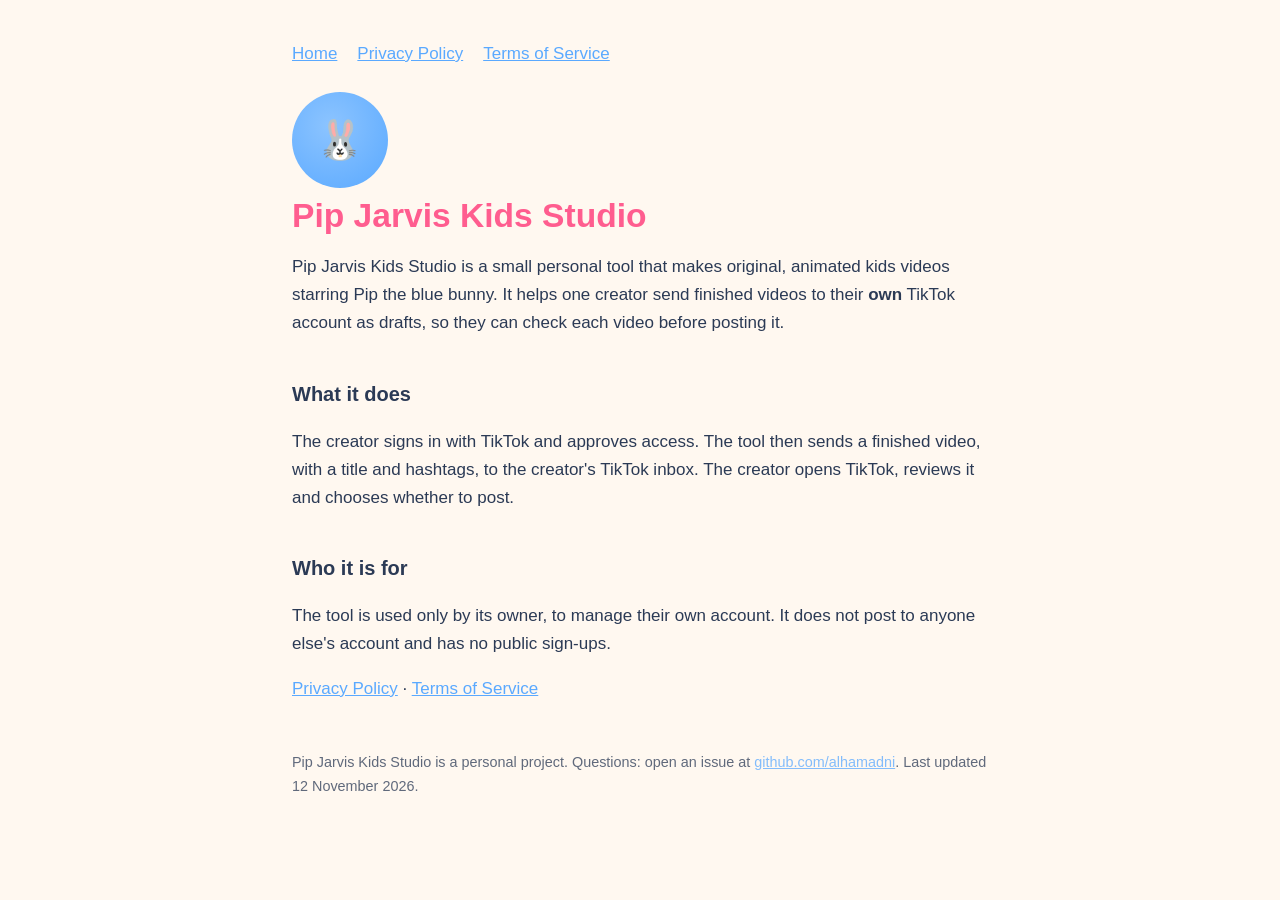
<file: index.html>
<!doctype html><html lang="en"><head><meta charset="utf-8"><meta name="viewport" content="width=device-width,initial-scale=1"><title>Pip Jarvis Kids Studio</title><link rel="stylesheet" href="style.css"></head><body><main><nav><a href="index.html">Home</a><a href="privacy.html">Privacy Policy</a><a href="terms.html">Terms of Service</a></nav><div class="pip" aria-hidden="true">🐰</div>
<h1>Pip Jarvis Kids Studio</h1>
<p>Pip Jarvis Kids Studio is a small personal tool that makes original, animated kids videos starring Pip the blue bunny. It helps one creator send finished videos to their <strong>own</strong> TikTok account as drafts, so they can check each video before posting it.</p>
<h2>What it does</h2>
<p>The creator signs in with TikTok and approves access. The tool then sends a finished video, with a title and hashtags, to the creator's TikTok inbox. The creator opens TikTok, reviews it and chooses whether to post.</p>
<h2>Who it is for</h2>
<p>The tool is used only by its owner, to manage their own account. It does not post to anyone else's account and has no public sign-ups.</p>
<p><a href="privacy.html">Privacy Policy</a> · <a href="terms.html">Terms of Service</a></p>
<footer>Pip Jarvis Kids Studio is a personal project. Questions: open an issue at <a href="https://github.com/alhamadni">github.com/alhamadni</a>. Last updated 12 November 2026.</footer></main></body></html>
</file>
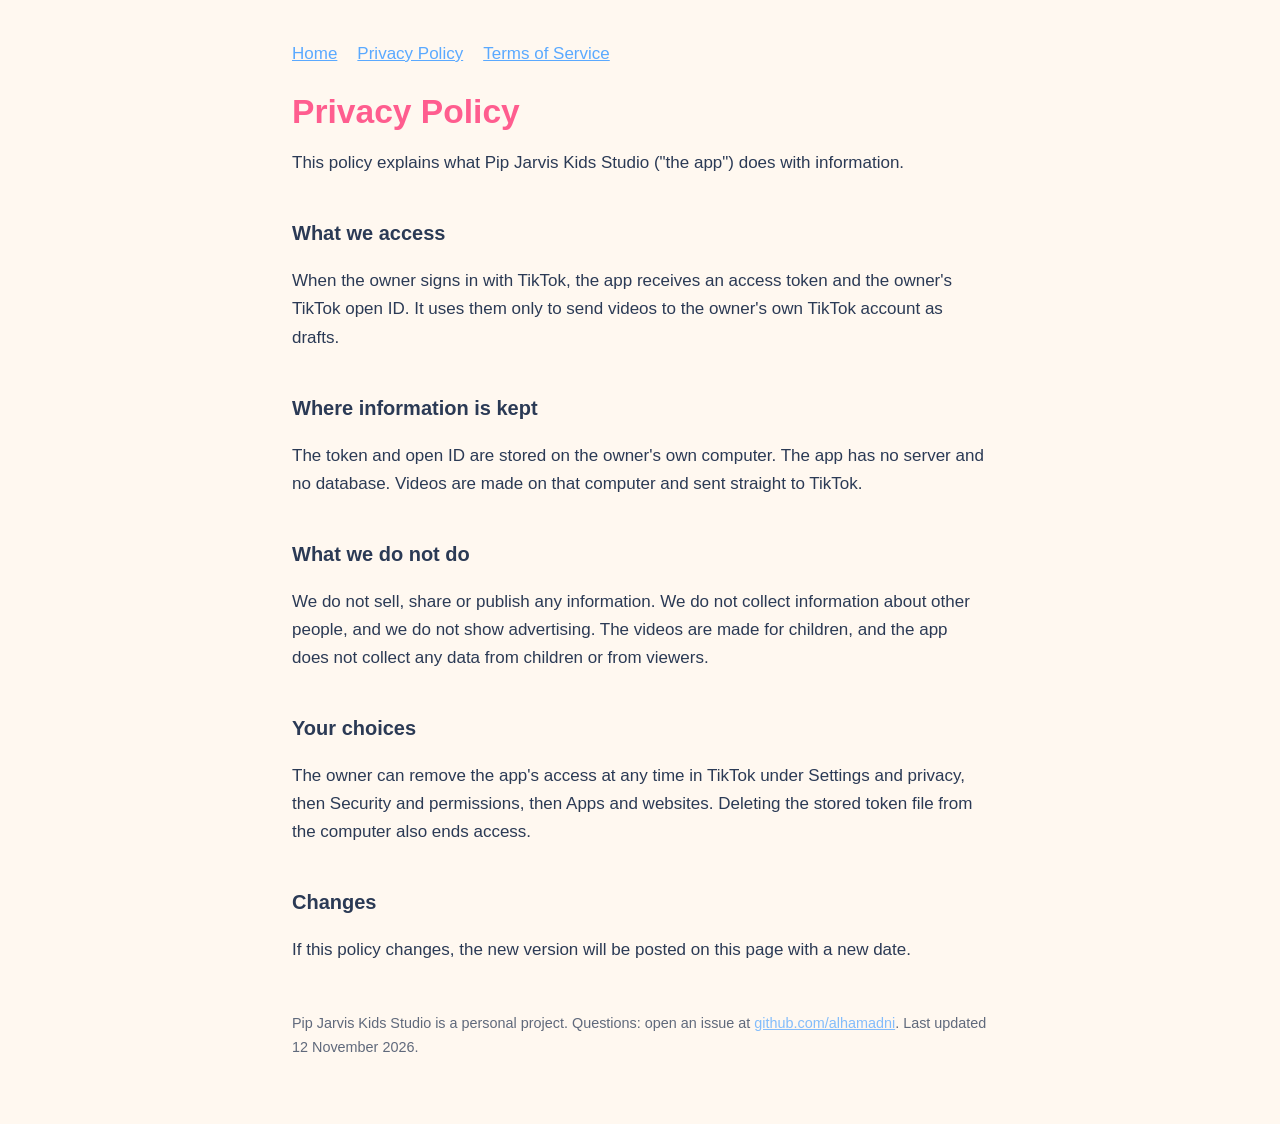
<file: privacy.html>
<!doctype html><html lang="en"><head><meta charset="utf-8"><meta name="viewport" content="width=device-width,initial-scale=1"><title>Privacy Policy - Pip Jarvis Kids Studio</title><link rel="stylesheet" href="style.css"></head><body><main><nav><a href="index.html">Home</a><a href="privacy.html">Privacy Policy</a><a href="terms.html">Terms of Service</a></nav><h1>Privacy Policy</h1>
<p>This policy explains what Pip Jarvis Kids Studio ("the app") does with information.</p>
<h2>What we access</h2>
<p>When the owner signs in with TikTok, the app receives an access token and the owner's TikTok open ID. It uses them only to send videos to the owner's own TikTok account as drafts.</p>
<h2>Where information is kept</h2>
<p>The token and open ID are stored on the owner's own computer. The app has no server and no database. Videos are made on that computer and sent straight to TikTok.</p>
<h2>What we do not do</h2>
<p>We do not sell, share or publish any information. We do not collect information about other people, and we do not show advertising. The videos are made for children, and the app does not collect any data from children or from viewers.</p>
<h2>Your choices</h2>
<p>The owner can remove the app's access at any time in TikTok under Settings and privacy, then Security and permissions, then Apps and websites. Deleting the stored token file from the computer also ends access.</p>
<h2>Changes</h2>
<p>If this policy changes, the new version will be posted on this page with a new date.</p>
<footer>Pip Jarvis Kids Studio is a personal project. Questions: open an issue at <a href="https://github.com/alhamadni">github.com/alhamadni</a>. Last updated 12 November 2026.</footer></main></body></html>
</file>
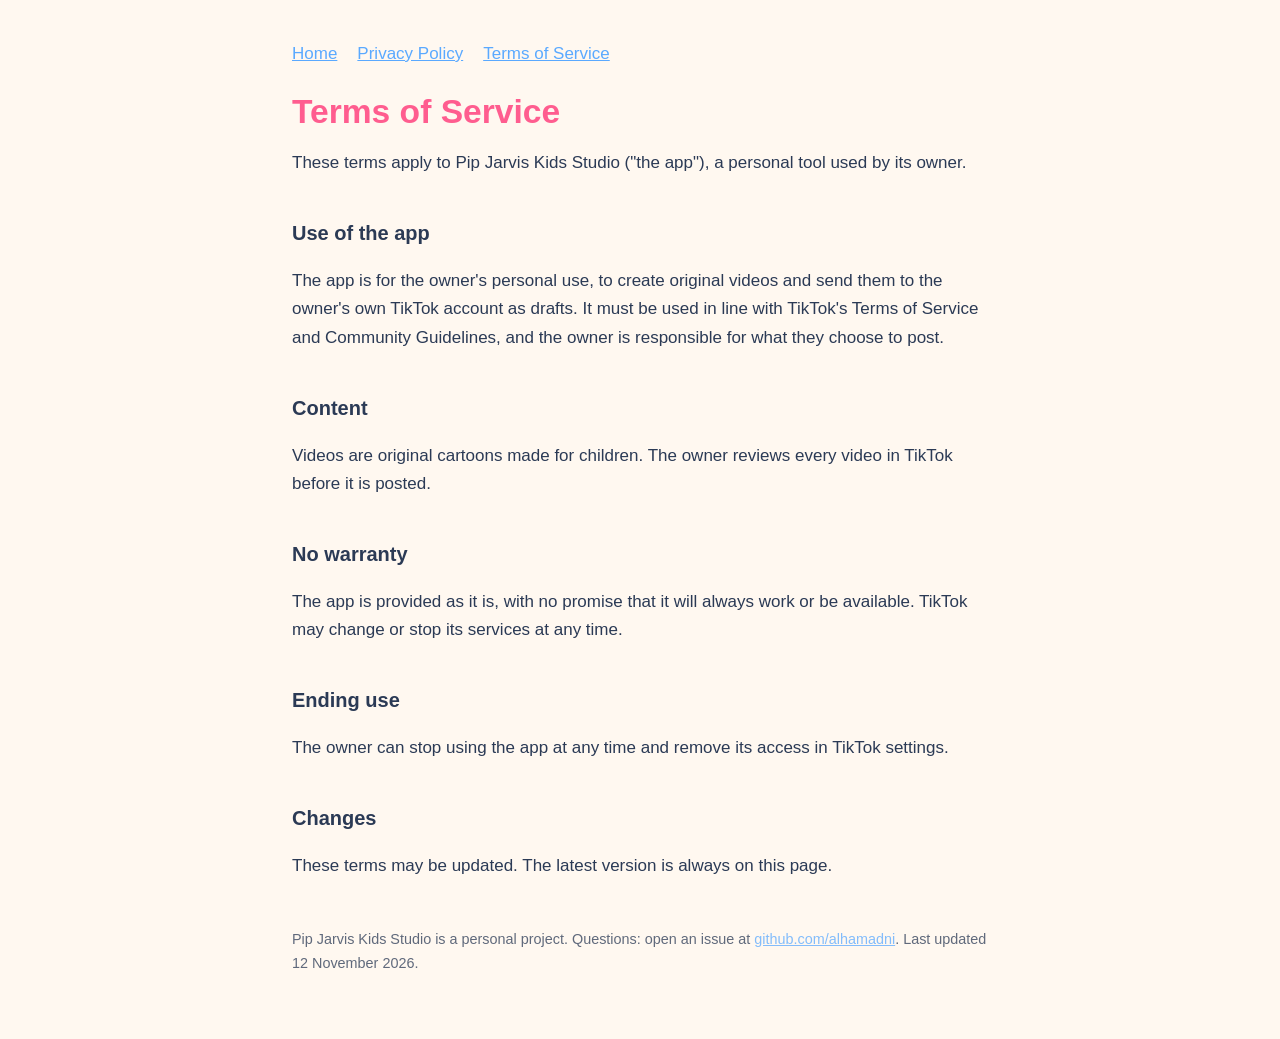
<file: terms.html>
<!doctype html><html lang="en"><head><meta charset="utf-8"><meta name="viewport" content="width=device-width,initial-scale=1"><title>Terms of Service - Pip Jarvis Kids Studio</title><link rel="stylesheet" href="style.css"></head><body><main><nav><a href="index.html">Home</a><a href="privacy.html">Privacy Policy</a><a href="terms.html">Terms of Service</a></nav><h1>Terms of Service</h1>
<p>These terms apply to Pip Jarvis Kids Studio ("the app"), a personal tool used by its owner.</p>
<h2>Use of the app</h2>
<p>The app is for the owner's personal use, to create original videos and send them to the owner's own TikTok account as drafts. It must be used in line with TikTok's Terms of Service and Community Guidelines, and the owner is responsible for what they choose to post.</p>
<h2>Content</h2>
<p>Videos are original cartoons made for children. The owner reviews every video in TikTok before it is posted.</p>
<h2>No warranty</h2>
<p>The app is provided as it is, with no promise that it will always work or be available. TikTok may change or stop its services at any time.</p>
<h2>Ending use</h2>
<p>The owner can stop using the app at any time and remove its access in TikTok settings.</p>
<h2>Changes</h2>
<p>These terms may be updated. The latest version is always on this page.</p>
<footer>Pip Jarvis Kids Studio is a personal project. Questions: open an issue at <a href="https://github.com/alhamadni">github.com/alhamadni</a>. Last updated 12 November 2026.</footer></main></body></html>
</file>
<file: style.css>
:root{--bg:#fff8f0;--ink:#2b3a55;--pink:#ff5d8f;--blue:#5aa9ff}
@media(prefers-color-scheme:dark){:root{--bg:#141a2b;--ink:#e8eefc}}
*{box-sizing:border-box}body{margin:0;background:var(--bg);color:var(--ink);font:17px/1.65 "Trebuchet MS",Verdana,sans-serif}
main{max-width:46rem;margin:0 auto;padding:2.5rem 1.25rem 4rem}
h1{font-size:2.1rem;line-height:1.2;margin:.2em 0 .4em;color:var(--pink)}h2{font-size:1.25rem;margin:2em 0 .4em}
a{color:var(--blue)}nav{display:flex;gap:1.25rem;flex-wrap:wrap;margin-bottom:1.5rem}footer{margin-top:3rem;font-size:.9rem;opacity:.75}
.pip{width:96px;height:96px;border-radius:50%;background:radial-gradient(circle at 40% 35%,#8cc4ff,#5aa9ff);display:grid;place-items:center;font-size:2.4rem;margin-bottom:.5rem}
</file>
